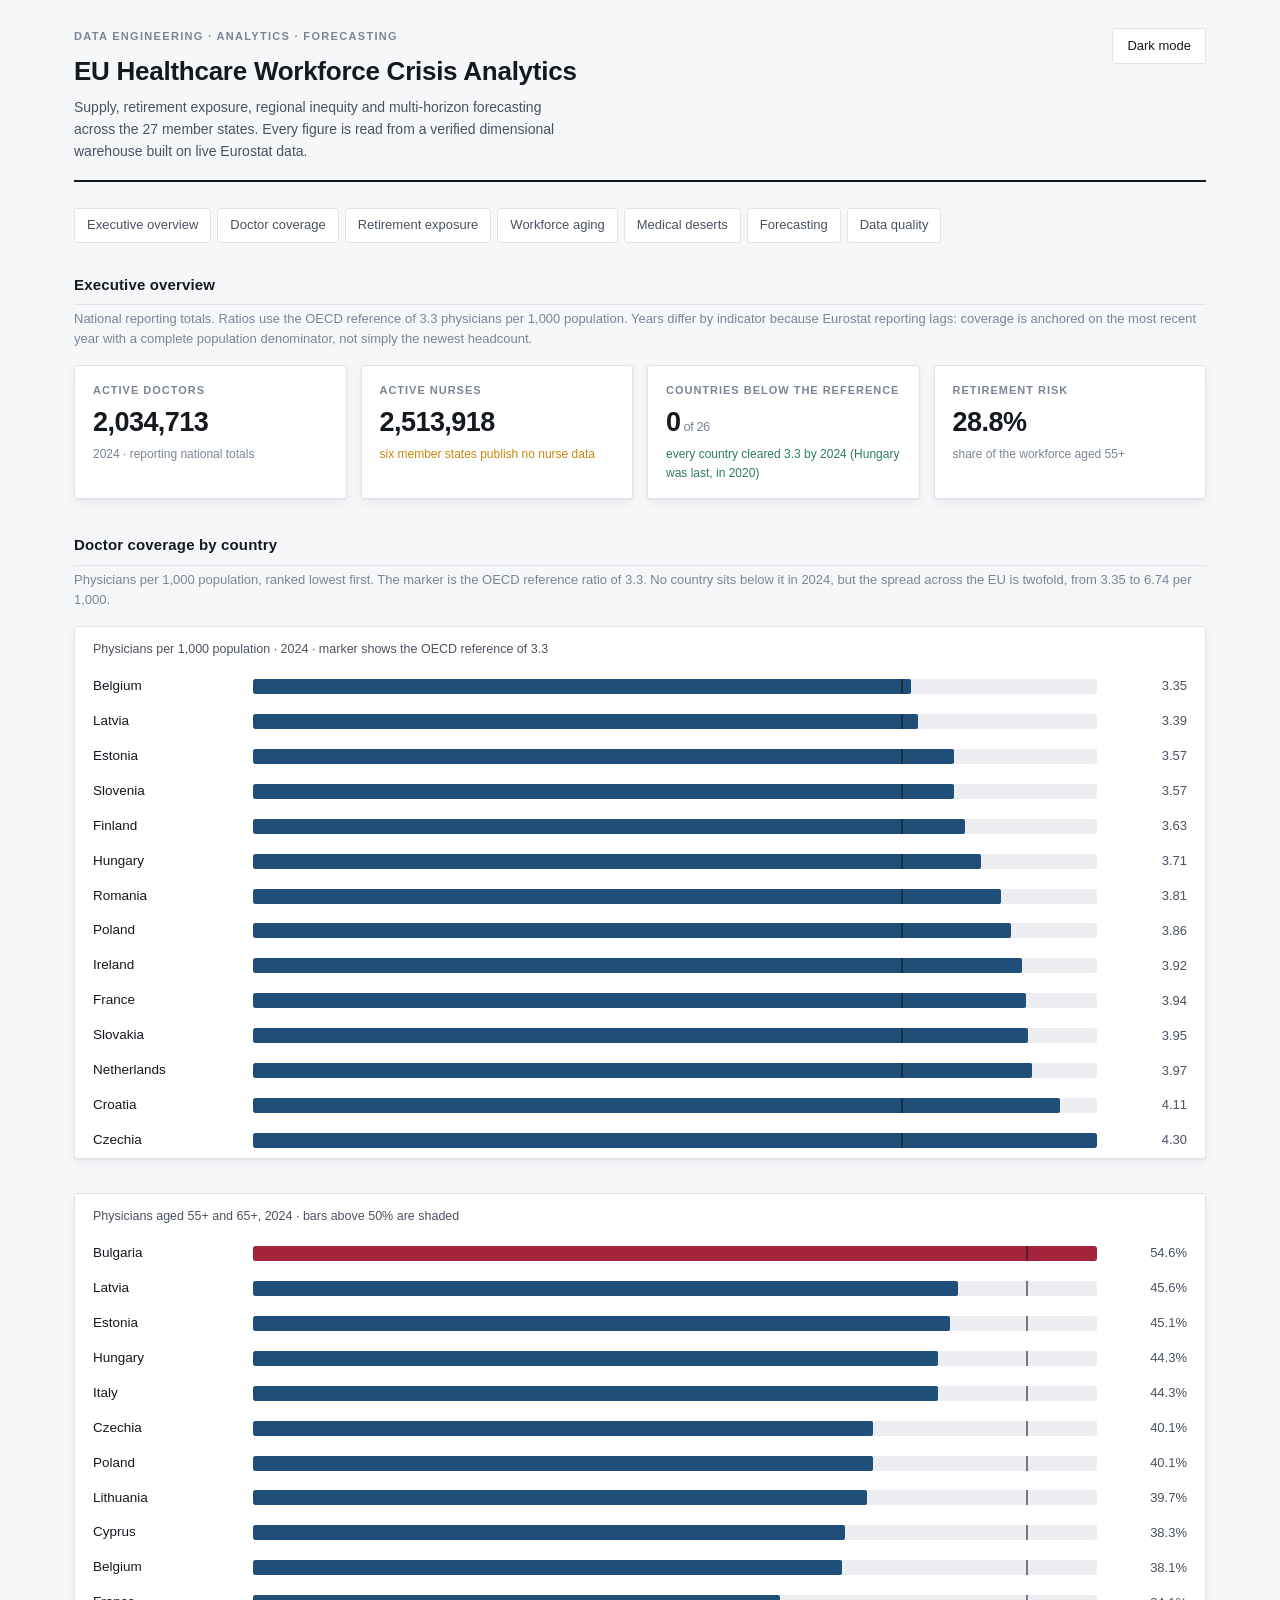
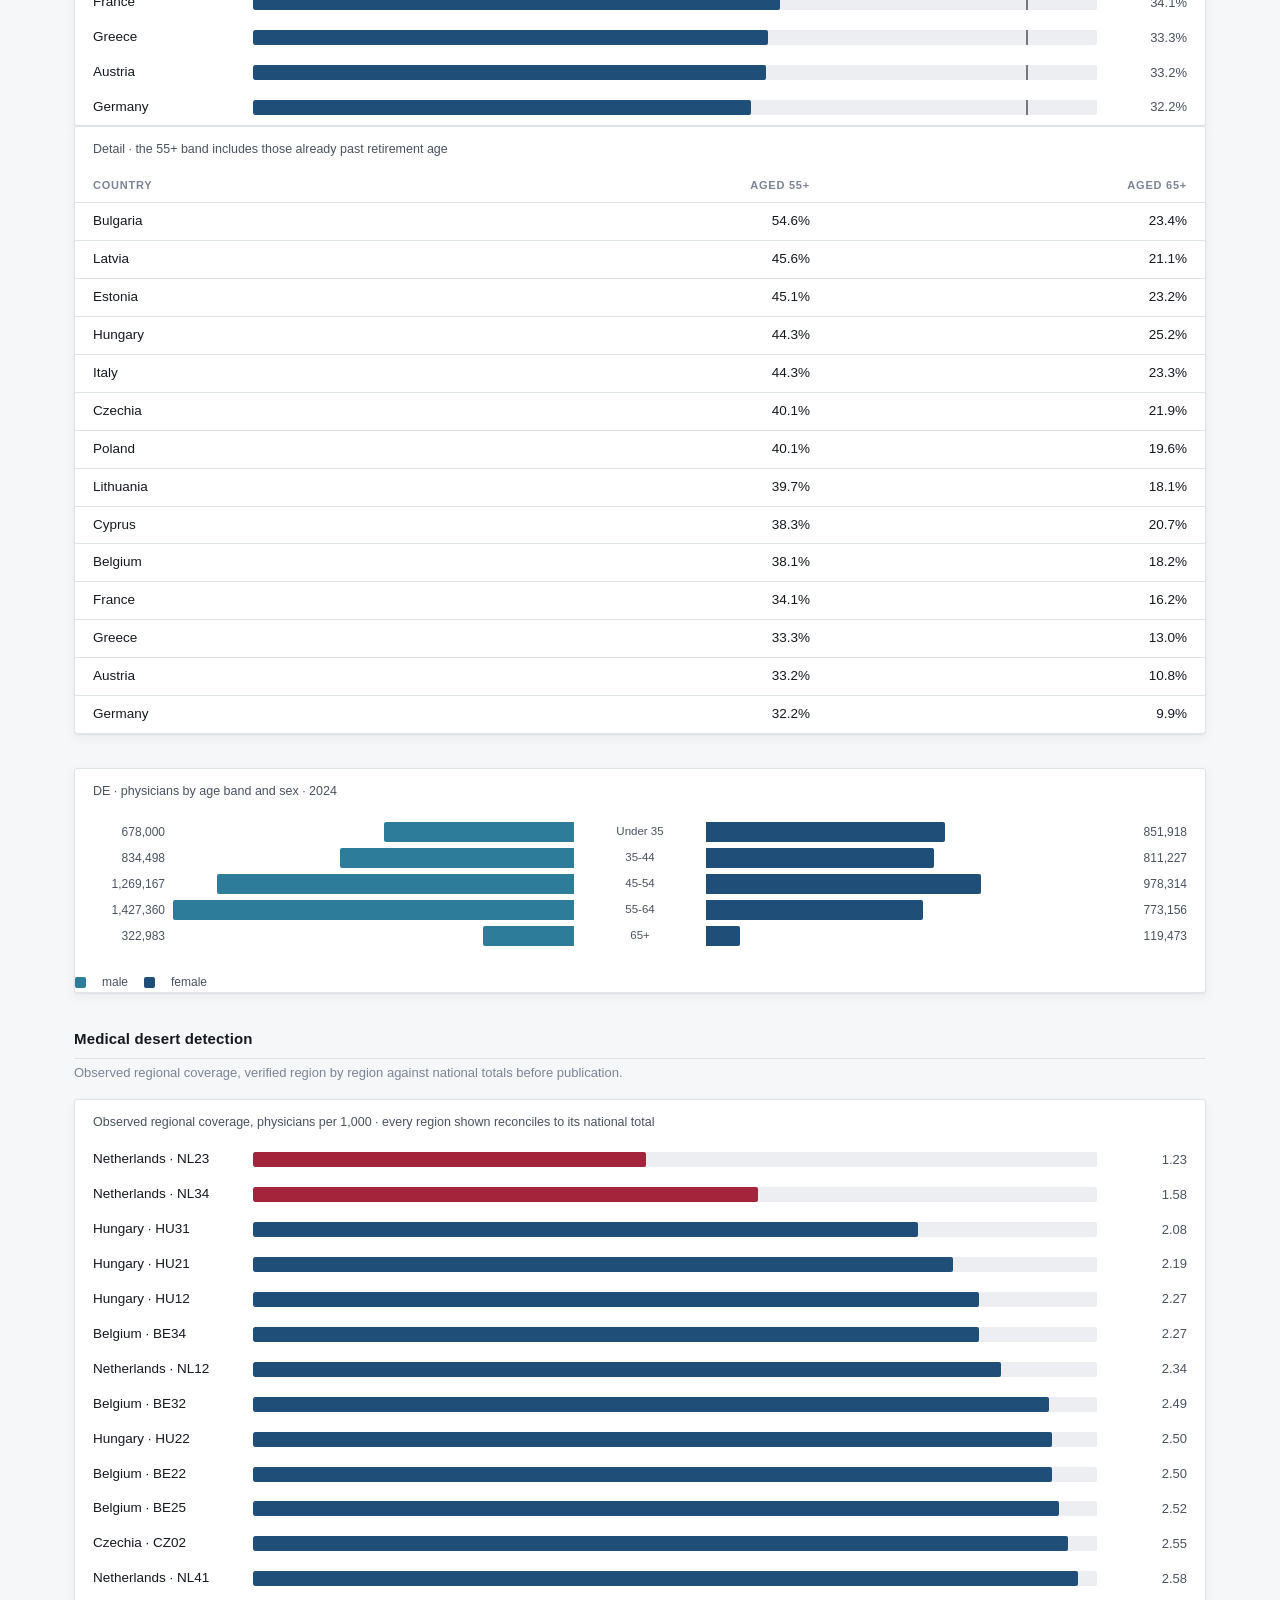
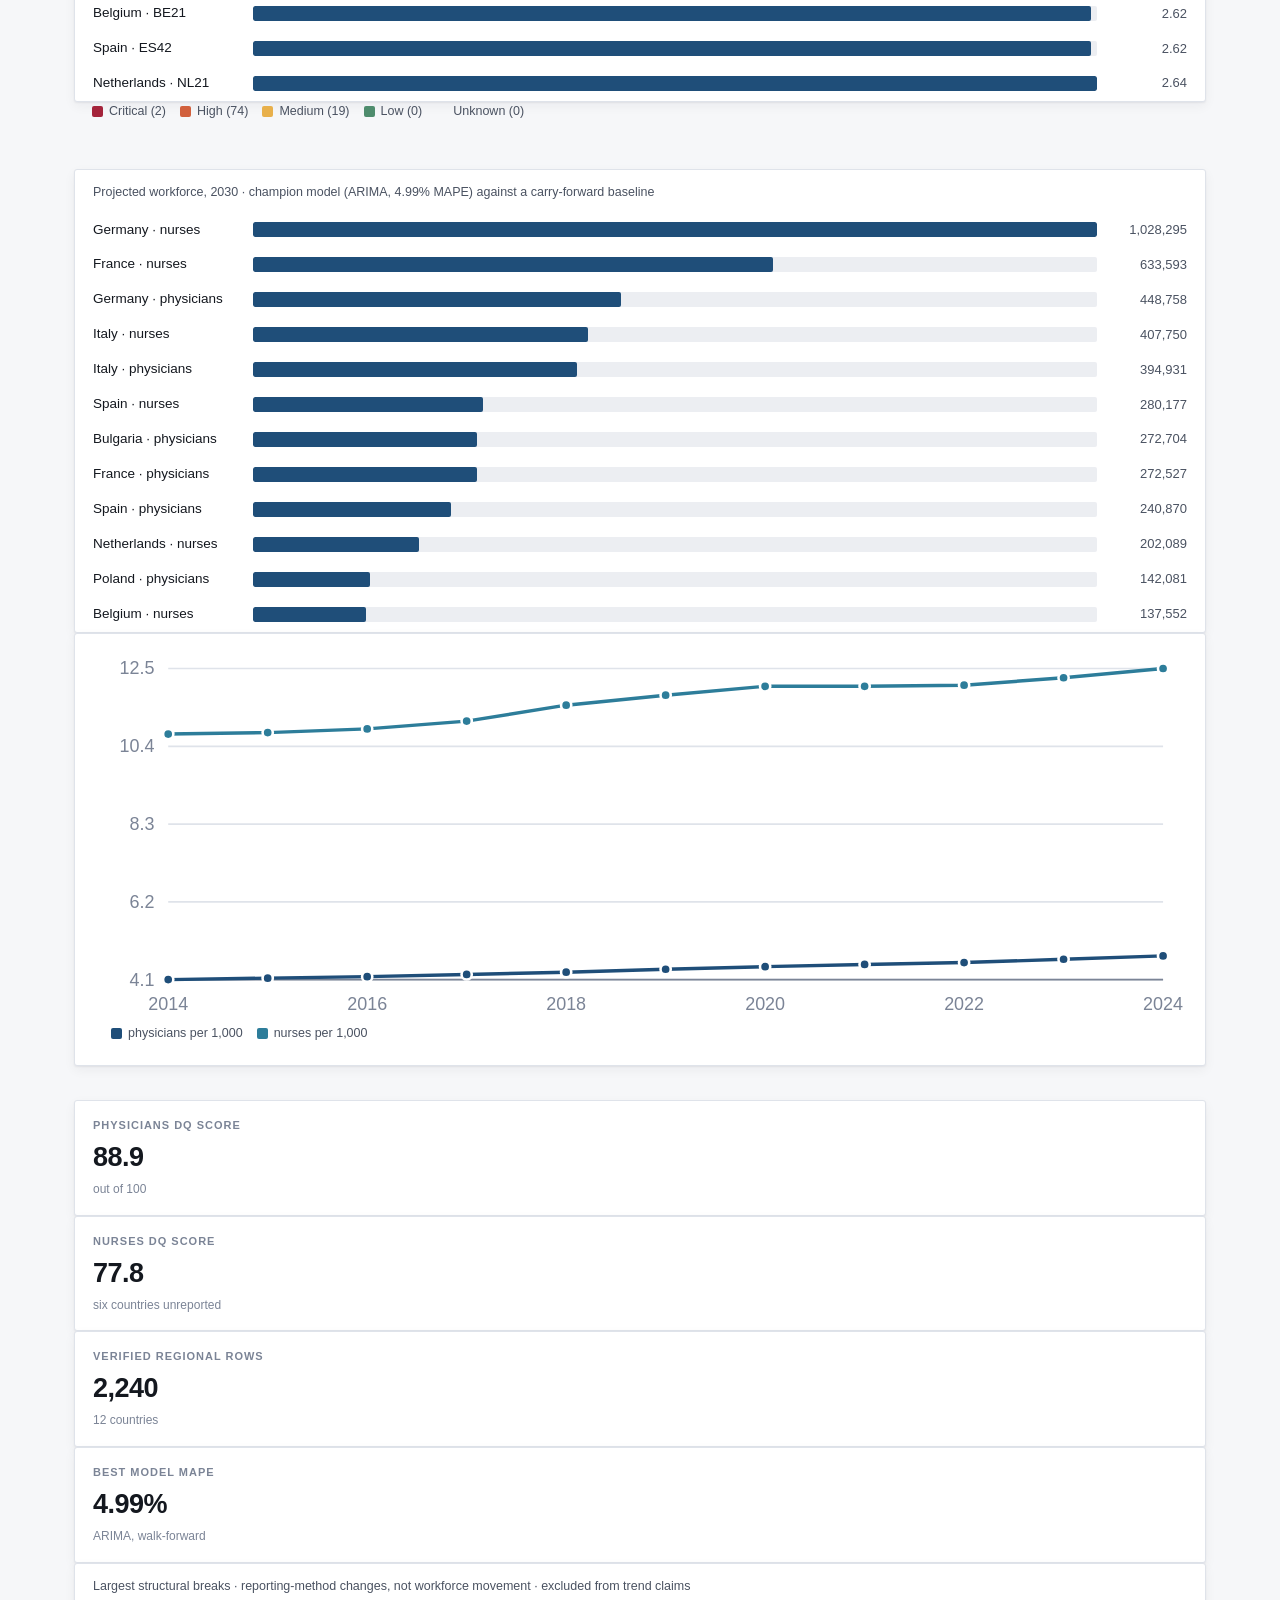
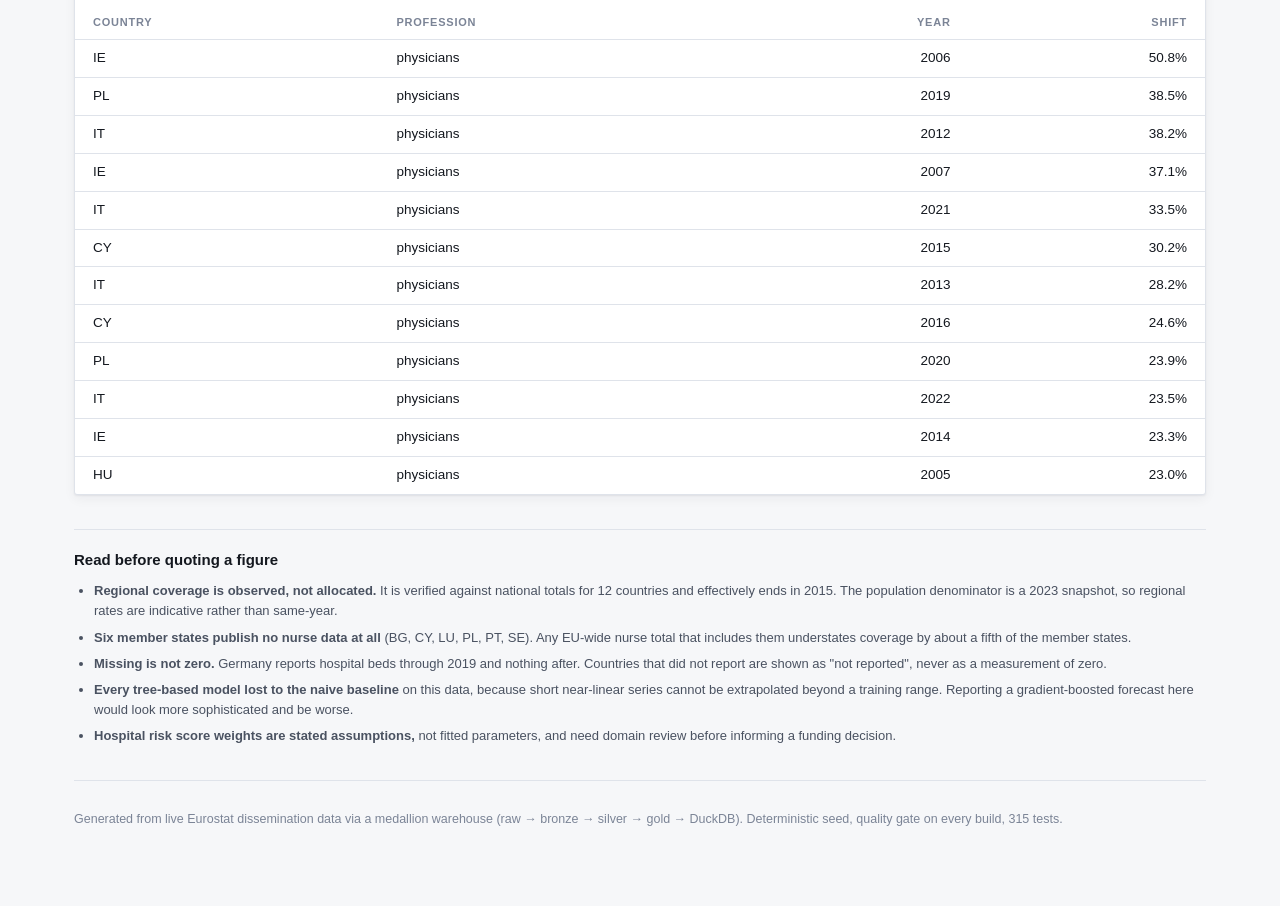
<file: site/index.html>
<!DOCTYPE html>
<html lang="en" data-theme="light">
<head>
<meta charset="utf-8">
<meta name="viewport" content="width=device-width, initial-scale=1">
<title>EU Healthcare Workforce — Crisis Analytics</title>
<meta name="description" content="Observed EU health-workforce supply, retirement
exposure and forecast comparison, built from live Eurostat data.">
<link rel="stylesheet" href="assets/styles.css">
</head>
<body>
<div class="wrap">

  <header class="masthead">
    <div>
      <p class="eyebrow">Data Engineering · Analytics · Forecasting</p>
      <h1>EU Healthcare Workforce Crisis Analytics</h1>
      <p class="sub">Supply, retirement exposure, regional inequity and
        multi-horizon forecasting across the 27 member states. Every figure is
        read from a verified dimensional warehouse built on live Eurostat data.</p>
    </div>
    <div class="toolbar">
      <button class="theme" id="theme-toggle" type="button">Dark mode</button>
    </div>
  </header>

  <nav class="toc" aria-label="Sections">
    <a href="#overview">Executive overview</a>
    <a href="#coverage">Doctor coverage</a>
    <a href="#retirement">Retirement exposure</a>
    <a href="#pyramid">Workforce aging</a>
    <a href="#deserts">Medical deserts</a>
    <a href="#forecast">Forecasting</a>
    <a href="#quality">Data quality</a>
  </nav>

  <section id="overview">
    <h2>Executive overview</h2>
    <p class="note">National reporting totals. Ratios use the OECD reference of
      3.3 physicians per 1,000 population. Years differ by indicator because
      Eurostat reporting lags: coverage is anchored on the most recent year
      with a complete population denominator, not simply the newest headcount.</p>
    <div class="grid g4" id="kpis"></div>
  </section>

  <section id="coverage">
    <h2>Doctor coverage by country</h2>
    <p class="note">Physicians per 1,000 population, ranked lowest first. The
      marker is the OECD reference ratio of 3.3. No country sits below it in
      2024, but the spread across the EU is twofold, from 3.35 to 6.74 per
      1,000.</p>
    <div id="coverage-chart"></div>
  </section>

  <section id="retirement">
    <h2>Retirement exposure</h2>
    <p class="note">Share of physicians aged 55 or over. A country above 50% is
      carrying more retirement risk than replacement capacity in the same
      decade.</p>
    <div id="retirement"></div>
  </section>

  <section id="pyramid">
    <h2>Workforce aging</h2>
    <p class="note">Physician age distribution by sex, showing the width of the
      retirement pipeline relative to new entrants.</p>
    <div id="pyramid"></div>
  </section>

  <section id="deserts">
    <h2>Medical desert detection</h2>
    <p class="note">Observed regional coverage, verified region by region
      against national totals before publication.</p>
    <div id="regional"></div>
  </section>

  <section id="forecast">
    <h2>Forecasting centre</h2>
    <p class="note">Seven model families compared on one task under identical
      walk-forward validation, then the champion applied forward.</p>
    <div id="forecast"></div>
  </section>

  <section id="quality">
    <h2>Data quality and model validation</h2>
    <p class="note">Checks that run on every build, and the discontinuities
      excluded from trend claims.</p>
    <div id="quality"></div>
  </section>

  <div class="caveats">
    <h2>Read before quoting a figure</h2>
    <ul>
      <li><strong>Regional coverage is observed, not allocated.</strong> It is
        verified against national totals for 12 countries and effectively ends
        in 2015. The population denominator is a 2023 snapshot, so regional rates
        are indicative rather than same-year.</li>
      <li><strong>Six member states publish no nurse data at all</strong>
        (BG, CY, LU, PL, PT, SE). Any EU-wide nurse total that includes them
        understates coverage by about a fifth of the member states.</li>
      <li><strong>Missing is not zero.</strong> Germany reports hospital beds
        through 2019 and nothing after. Countries that did not report are shown
        as "not reported", never as a measurement of zero.</li>
      <li><strong>Every tree-based model lost to the naive baseline</strong> on
        this data, because short near-linear series cannot be extrapolated
        beyond a training range. Reporting a gradient-boosted forecast here would
        look more sophisticated and be worse.</li>
      <li><strong>Hospital risk score weights are stated assumptions,</strong>
        not fitted parameters, and need domain review before informing a funding
        decision.</li>
    </ul>
  </div>

  <footer>
    <p>Generated from live Eurostat dissemination data via a medallion
      warehouse (raw → bronze → silver → gold → DuckDB). Deterministic seed,
      quality gate on every build, 315 tests.</p>
  </footer>

</div>
<script src="assets/data.js"></script>
<script src="assets/app.js"></script>
</body>
</html>
</file>
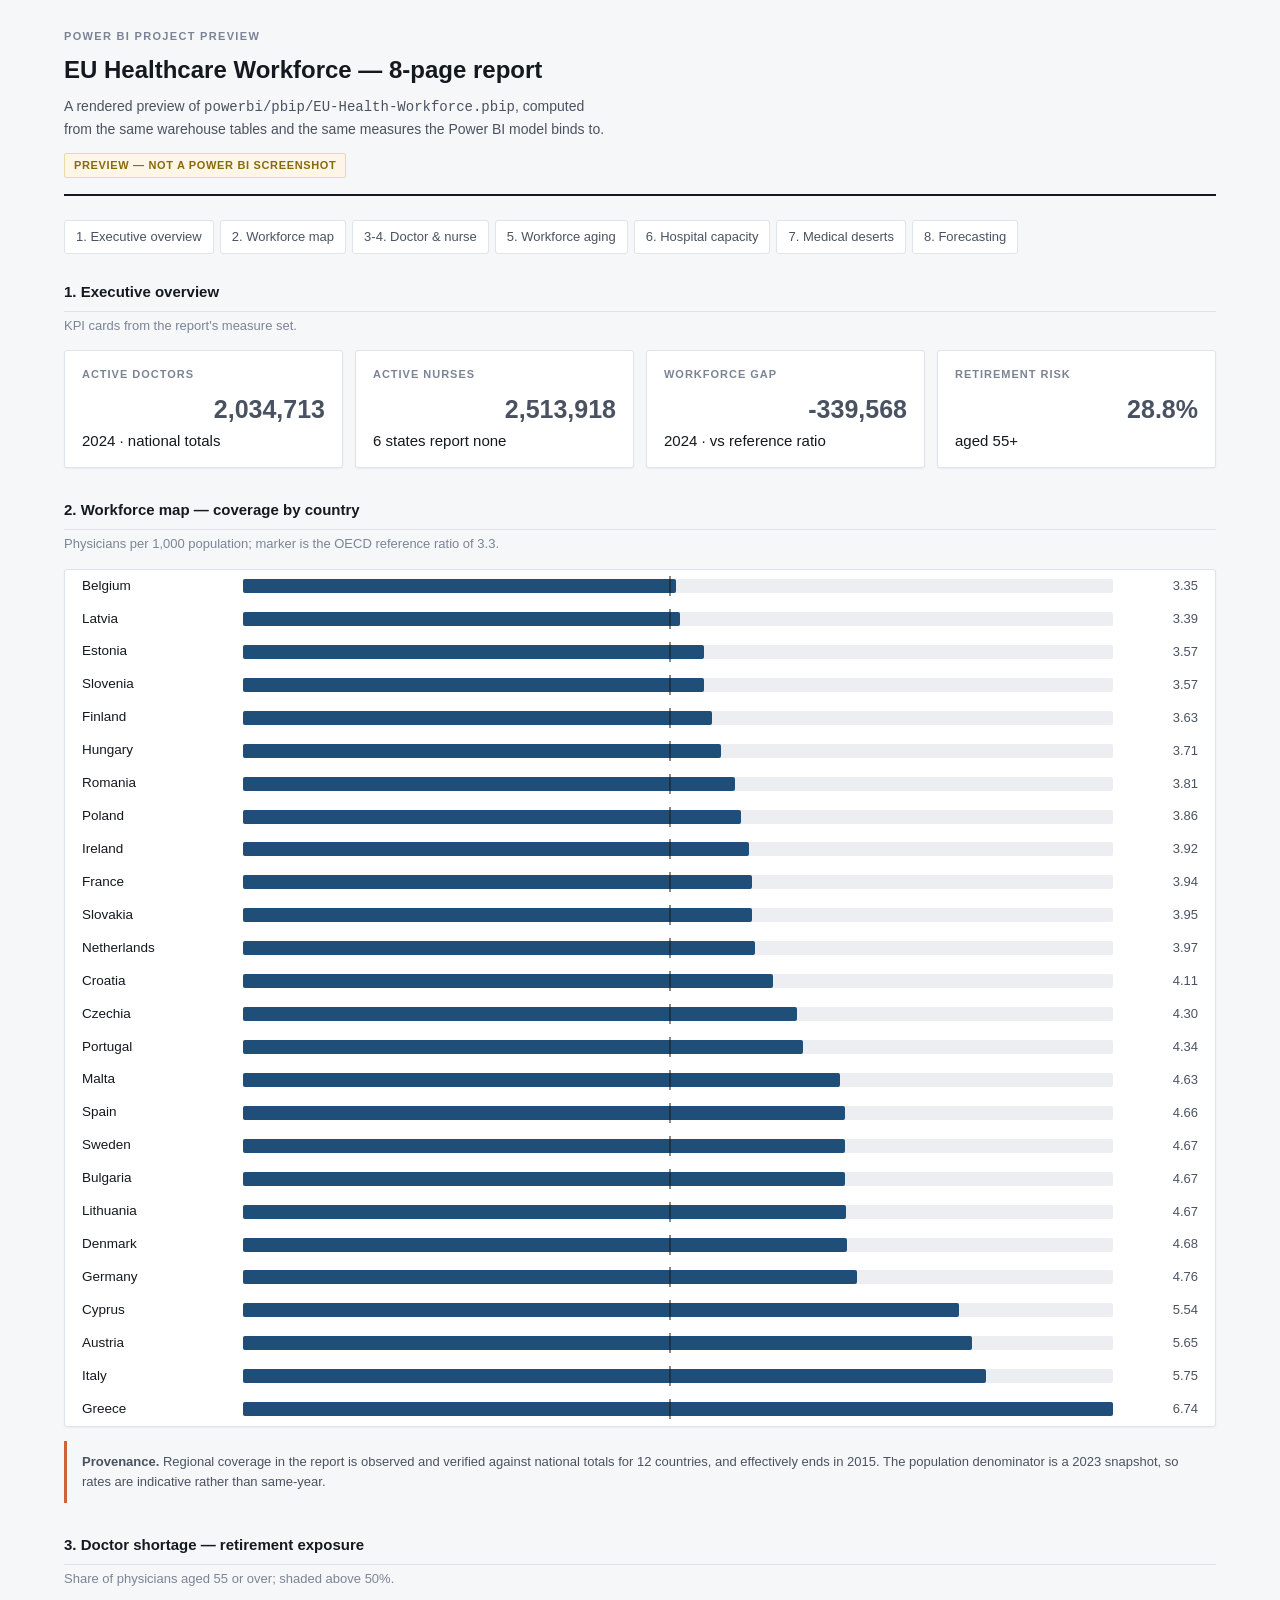
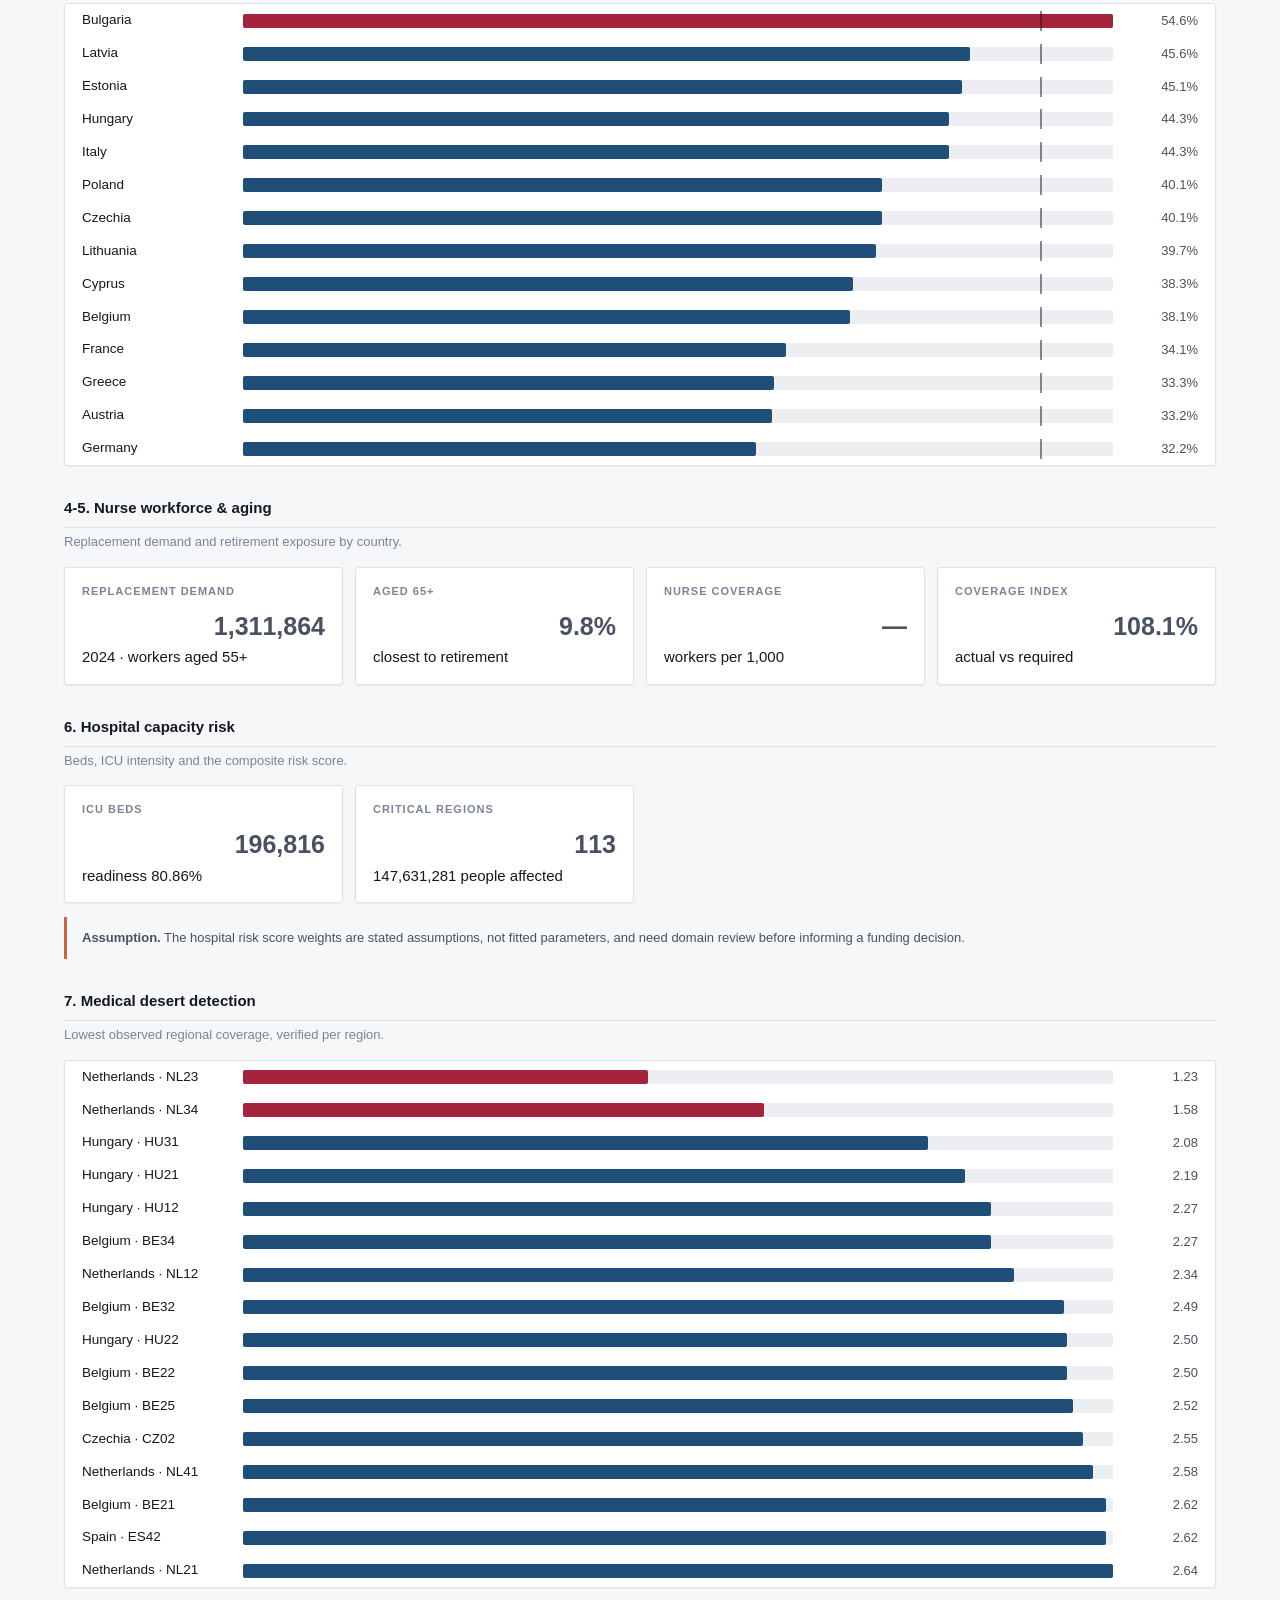
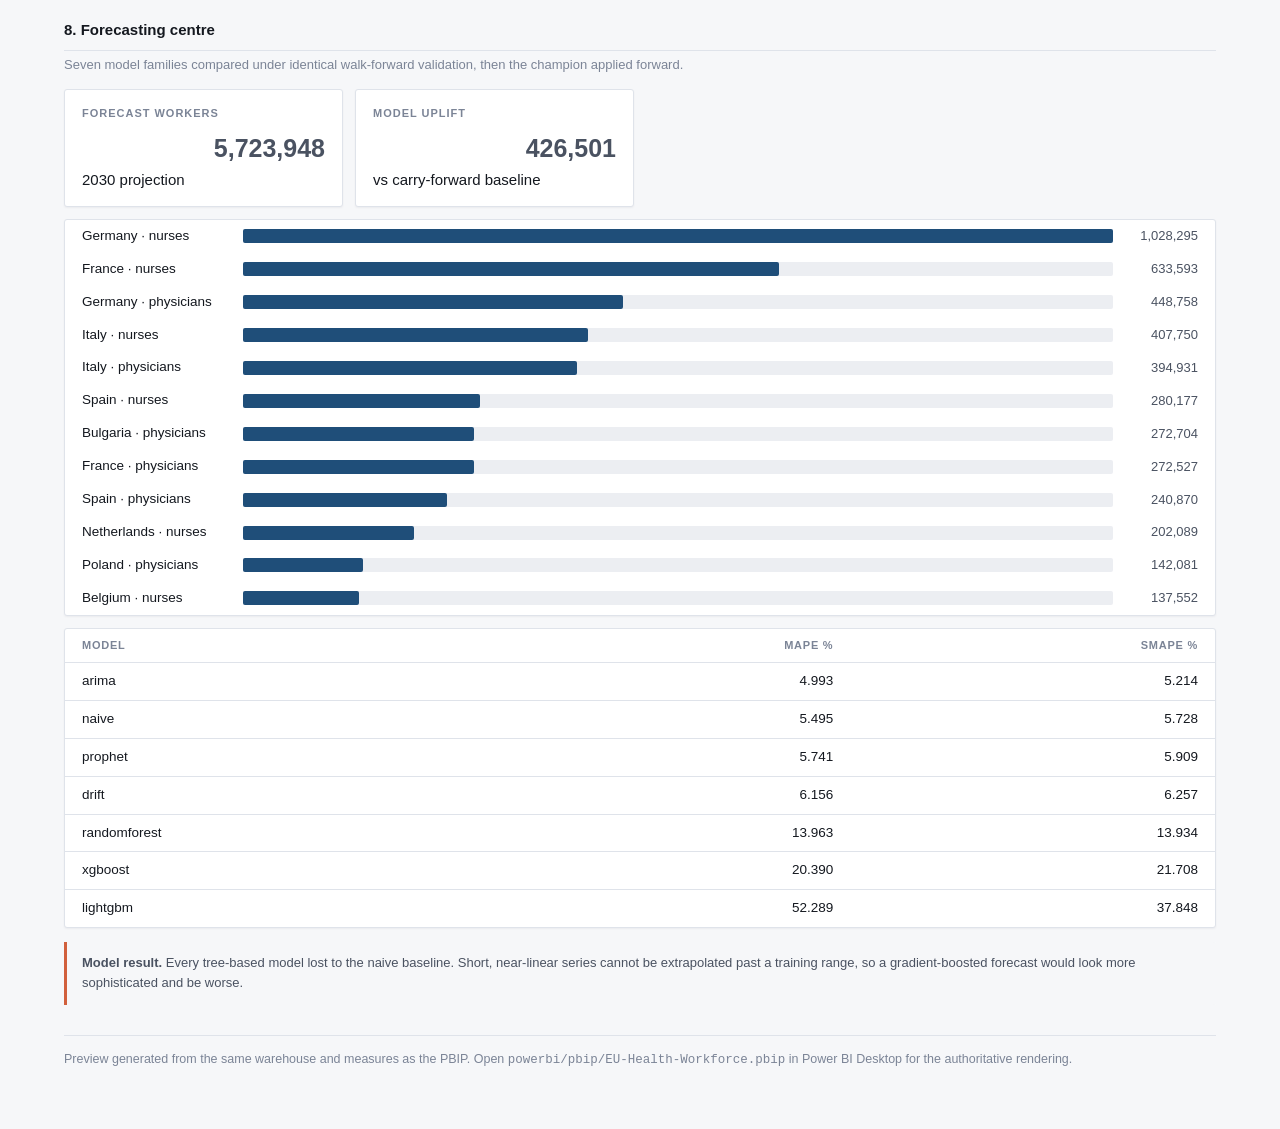
<file: site/pbip-preview/index.html>
<!DOCTYPE html>
<html lang="en"><head><meta charset="utf-8">
<meta name="viewport" content="width=device-width,initial-scale=1">
<title>Power BI report preview — EU Health Workforce</title>
<link rel="stylesheet" href="preview.css"></head>
<body><div class="wrap">
<header>
  <p class="eyebrow">Power BI Project preview</p>
  <h1>EU Healthcare Workforce — 8-page report</h1>
  <p class="sub">A rendered preview of <code>powerbi/pbip/EU-Health-Workforce.pbip</code>,
    computed from the same warehouse tables and the same measures the Power BI
    model binds to.</p>
  <span class="badge">Preview — not a Power BI screenshot</span>
</header>
<nav>
  <a href="#overview">1. Executive overview</a>
  <a href="#coverage">2. Workforce map</a>
  <a href="#retirement">3-4. Doctor &amp; nurse</a>
  <a href="#aging">5. Workforce aging</a>
  <a href="#capacity">6. Hospital capacity</a>
  <a href="#deserts">7. Medical deserts</a>
  <a href="#forecast">8. Forecasting</a>
</nav>

<section id="overview"><h2>1. Executive overview</h2>
  <p class="note">KPI cards from the report's measure set.</p>
  <div class="grid g4" id="k1"></div>
</section>

<section id="coverage"><h2>2. Workforce map — coverage by country</h2>
  <p class="note">Physicians per 1,000 population; marker is the OECD
    reference ratio of 3.3.</p>
  <div class="panel" id="cov"></div>
  <div class="caveat"><strong>Provenance.</strong> Regional coverage in the
    report is observed and verified against national totals for 12 countries,
    and effectively ends in 2015. The population denominator is a 2023
    snapshot, so rates are indicative rather than same-year.</div>
</section>

<section id="retirement"><h2>3. Doctor shortage &mdash; retirement exposure</h2>
  <p class="note">Share of physicians aged 55 or over; shaded above 50%.</p>
  <div class="panel" id="ret"></div>
</section>

<section id="aging"><h2>4-5. Nurse workforce &amp; aging</h2>
  <p class="note">Replacement demand and retirement exposure by country.</p>
  <div class="grid g4" id="k5"></div>
</section>

<section id="capacity"><h2>6. Hospital capacity risk</h2>
  <p class="note">Beds, ICU intensity and the composite risk score.</p>
  <div class="grid g4" id="k6"></div>
  <div class="caveat"><strong>Assumption.</strong> The hospital risk score
    weights are stated assumptions, not fitted parameters, and need domain
    review before informing a funding decision.</div>
</section>

<section id="deserts"><h2>7. Medical desert detection</h2>
  <p class="note">Lowest observed regional coverage, verified per region.</p>
  <div class="panel" id="des"></div>
</section>

<section id="forecast"><h2>8. Forecasting centre</h2>
  <p class="note">Seven model families compared under identical walk-forward
    validation, then the champion applied forward.</p>
  <div class="grid g4" id="k8"></div>
  <div class="panel" id="fc" style="margin-top:12px"></div>
  <div class="panel" style="margin-top:12px" id="mape"></div>
  <div class="caveat"><strong>Model result.</strong> Every tree-based model
    lost to the naive baseline. Short, near-linear series cannot be
    extrapolated past a training range, so a gradient-boosted forecast would
    look more sophisticated and be worse.</div>
</section>

<footer>Preview generated from the same warehouse and measures as the PBIP.
Open <code>powerbi/pbip/EU-Health-Workforce.pbip</code> in Power BI Desktop
for the authoritative rendering.</footer>
</div>
<script src="data.js"></script><script src="preview.js"></script></body></html>
</file>
<file: site/assets/styles.css>
/* ==========================================================================
   EU Healthcare Workforce — static dashboard
   Consulting palette (McKinsey / Deloitte register), light and dark.
   No framework, no CDN: one file, deployable anywhere.
   ========================================================================== */

:root {
  --ink: #14181f;
  --ink-2: #4a5261;
  --ink-3: #7b8496;
  --surface: #ffffff;
  --surface-2: #f6f7f9;
  --surface-3: #eceef2;
  --line: #dfe3ea;
  --accent: #1f4e79;
  --accent-2: #2d7d9a;

  /* Sequential ramp for risk tiers. Lightness varies monotonically so the
     encoding survives greyscale and colour-vision deficiency. */
  --risk-critical: #a4243b;
  --risk-high: #d1603d;
  --risk-medium: #e8b04b;
  --risk-low: #4e8c6d;

  --good: #2d7d5f;
  --warn: #c8860d;
  --radius: 3px;
  --shadow: 0 1px 2px rgba(20, 24, 31, .06), 0 4px 12px rgba(20, 24, 31, .05);
}

[data-theme="dark"] {
  --ink: #eef1f6;
  --ink-2: #b3bccb;
  --ink-3: #7f8a9c;
  --surface: #141922;
  --surface-2: #1b2130;
  --surface-3: #232b3b;
  --line: #2c3547;
  --accent: #6fa8dc;
  --accent-2: #5bc0de;
  --risk-critical: #e2707f;
  --risk-high: #ef9464;
  --risk-medium: #f2cd74;
  --risk-low: #7fc0a0;
  --good: #6cc39a;
  --warn: #e3b341;
  --shadow: 0 1px 2px rgba(0, 0, 0, .4), 0 4px 14px rgba(0, 0, 0, .3);
}

* { box-sizing: border-box; }

body {
  margin: 0;
  background: var(--surface-2);
  color: var(--ink);
  font: 400 15px/1.55 -apple-system, BlinkMacSystemFont, "Segoe UI",
        Inter, Roboto, "Helvetica Neue", Arial, sans-serif;
  -webkit-font-smoothing: antialiased;
}

.wrap { max-width: 1180px; margin: 0 auto; padding: 28px 24px 64px; }

/* --- header --------------------------------------------------------------- */
header.masthead {
  display: flex; justify-content: space-between; align-items: flex-start;
  gap: 24px; padding-bottom: 18px; margin-bottom: 26px;
  border-bottom: 2px solid var(--ink);
}
.eyebrow {
  font-size: 11px; font-weight: 600; letter-spacing: .12em;
  text-transform: uppercase; color: var(--ink-3); margin: 0 0 6px;
}
h1 { font-size: 26px; font-weight: 600; margin: 0 0 6px; letter-spacing: -.01em; }
.sub { font-size: 14px; color: var(--ink-2); margin: 0; max-width: 62ch; }
.toolbar { display: flex; gap: 10px; align-items: center; flex-shrink: 0; }

button.theme {
  font: inherit; font-size: 13px; cursor: pointer;
  padding: 7px 14px; border-radius: var(--radius);
  border: 1px solid var(--line); background: var(--surface);
  color: var(--ink);
}
button.theme:hover { border-color: var(--ink-3); }
button.theme:focus-visible { outline: 2px solid var(--accent); outline-offset: 2px; }

/* --- nav ------------------------------------------------------------------ */
nav.toc { display: flex; flex-wrap: wrap; gap: 6px; margin-bottom: 30px; }
nav.toc a {
  font-size: 13px; text-decoration: none; color: var(--ink-2);
  padding: 6px 12px; border: 1px solid var(--line);
  border-radius: var(--radius); background: var(--surface);
}
nav.toc a:hover, nav.toc a:focus-visible {
  color: var(--ink); border-color: var(--ink-3);
}
nav.toc a:focus-visible { outline: 2px solid var(--accent); outline-offset: 2px; }

/* --- panels --------------------------------------------------------------- */
section { margin-bottom: 34px; scroll-margin-top: 20px; }
section > h2 {
  font-size: 15px; font-weight: 600; letter-spacing: .01em;
  margin: 0 0 4px; padding-bottom: 8px; border-bottom: 1px solid var(--line);
}
section > p.note { font-size: 13px; color: var(--ink-3); margin: 0 0 16px; }

.panel {
  background: var(--surface); border: 1px solid var(--line);
  border-radius: var(--radius); box-shadow: var(--shadow);
}
.grid { display: grid; gap: 14px; }
.g2 { grid-template-columns: repeat(2, minmax(0, 1fr)); }
.g3 { grid-template-columns: repeat(3, minmax(0, 1fr)); }
.g4 { grid-template-columns: repeat(4, minmax(0, 1fr)); }

/* --- KPI tiles ------------------------------------------------------------ */
.kpi { padding: 16px 18px; }
.kpi .label {
  font-size: 11px; font-weight: 600; letter-spacing: .09em;
  text-transform: uppercase; color: var(--ink-3); margin-bottom: 8px;
}
.kpi .value {
  font-size: 27px; font-weight: 600; letter-spacing: -.02em;
  font-variant-numeric: tabular-nums; line-height: 1.15;
}
.kpi .unit { font-size: 13px; font-weight: 400; color: var(--ink-3); }
.kpi .foot { font-size: 12px; color: var(--ink-3); margin-top: 7px; }
.kpi .foot.good { color: var(--good); }
.kpi .foot.warn { color: var(--warn); }

/* --- tables --------------------------------------------------------------- */
table { width: 100%; border-collapse: collapse; font-size: 13.5px; }
/* Panel caption sits outside the <table> so it cannot inherit table layout
   and collapse into a single malformed row. */
.panel-caption {
  font-size: 12.5px; color: var(--ink-2); padding: 13px 18px 11px;
  font-weight: 500; line-height: 1.45;
}
th, td {
  padding: 8px 18px; text-align: left;
  border-bottom: 1px solid var(--line);
}
thead th {
  font-size: 11px; font-weight: 600; letter-spacing: .07em;
  text-transform: uppercase; color: var(--ink-3);
  border-bottom: 1px solid var(--line); position: sticky; top: 0;
  background: var(--surface);
}
tbody tr:last-child td { border-bottom: none; }
tbody tr:hover { background: var(--surface-2); }
td.num, th.num {
  text-align: right; font-variant-numeric: tabular-nums;
}
.scroll { max-height: 340px; overflow-y: auto; }

/* --- bars (CSS only, no charting library) --------------------------------- */
.bar-row {
  display: grid; grid-template-columns: 148px 1fr 78px;
  align-items: center; gap: 12px; padding: 7px 18px;
}
.bar-row .name { font-size: 13.5px; }
.bar-track {
  height: 15px; background: var(--surface-3);
  border-radius: 2px; overflow: hidden; position: relative;
}
.bar-fill { height: 100%; border-radius: 2px; background: var(--accent); }
.bar-fill.pos { background: var(--risk-critical); }
.bar-fill.neg { background: var(--risk-low); }
.bar-row .val {
  font-size: 13px; text-align: right;
  font-variant-numeric: tabular-nums; color: var(--ink-2);
}
.bar-row.missing .val { color: var(--ink-3); font-style: italic; }

/* --- reference marker ----------------------------------------------------- */
.marker {
  position: absolute; top: -3px; bottom: -3px; width: 2px;
  background: var(--ink); opacity: .55;
}

/* --- tiers ---------------------------------------------------------------- */
.tier {
  display: inline-block; font-size: 11px; font-weight: 600;
  letter-spacing: .04em; padding: 2px 8px; border-radius: 2px;
  color: #fff; white-space: nowrap;
}
.tier-Critical { background: var(--risk-critical); }
.tier-High { background: var(--risk-high); color: #2a1a12; }
.tier-Medium { background: var(--risk-medium); color: #2a2312; }
.tier-Low { background: var(--risk-low); }
.tier-Unknown { background: var(--ink-3); }

.legend { display: flex; flex-wrap: wrap; gap: 14px; font-size: 12.5px;
          color: var(--ink-2); padding: 0 18px 14px; }
.legend span { display: flex; align-items: center; gap: 6px; }
.swatch { width: 11px; height: 11px; border-radius: 2px; }

/* --- pyramid -------------------------------------------------------------- */
.pyramid { padding: 8px 18px 16px; }
.pyr-row {
  display: grid; grid-template-columns: 72px 1fr 116px 1fr 72px;
  align-items: center; gap: 8px; padding: 3px 0;
}
.pyr-row .side { display: flex; height: 20px; }
.pyr-row .left { justify-content: flex-end; }
/* Male grows leftward from the centre column; female grows rightward. */
.pyr-left { background: var(--accent-2); border-radius: 2px 0 0 2px; }
.pyr-right { background: var(--accent); border-radius: 0 2px 2px 0; }
.pyr-label {
  font-size: 11.5px; color: var(--ink-2); text-align: center;
  white-space: nowrap;
}
.pyr-val {
  font-size: 12px; text-align: right; font-variant-numeric: tabular-nums;
  color: var(--ink-2);
}
.pyr-legend {
  font-size: 12px; color: var(--ink-2); padding: 8px 0 0;
  display: flex; gap: 16px; align-items: center;
}

/* --- inline SVG chart ----------------------------------------------------- */
.chart { padding: 14px 18px 8px; }
.chart svg { width: 100%; height: auto; display: block; }
.axis-label { font-size: 10.5px; fill: var(--ink-3); }
.grid-line { stroke: var(--line); stroke-width: 1; }
.axis-line { stroke: var(--ink-3); stroke-width: 1; }
.series-line { fill: none; stroke-width: 2; }
.series-dot { stroke: var(--surface); stroke-width: 1.5; }

/* --- caveats -------------------------------------------------------------- */
.caveat {
  border-left: 3px solid var(--risk-high);
  background: var(--surface-2); padding: 11px 15px; margin: 14px 0 0;
  font-size: 13px; color: var(--ink-2); border-radius: 0 var(--radius)
  var(--radius) 0;
}
.caveat strong { color: var(--ink); font-weight: 600; }
.caveats { margin-top: 34px; padding-top: 18px; border-top: 1px solid var(--line); }
.caveats h2 { font-size: 15px; margin: 0 0 10px; font-weight: 600; }
.caveats ul { margin: 0; padding-left: 20px; font-size: 13px; color: var(--ink-2); }
.caveats li { margin-bottom: 6px; }

footer {
  margin-top: 34px; padding-top: 16px; border-top: 1px solid var(--line);
  font-size: 12.5px; color: var(--ink-3);
}
footer a { color: var(--ink-2); }

.vh {
  position: absolute; width: 1px; height: 1px; overflow: hidden;
  clip: rect(0 0 0 0); white-space: nowrap;
}

@media (max-width: 900px) {
  .g4 { grid-template-columns: repeat(2, minmax(0, 1fr)); }
  .g3, .g2 { grid-template-columns: 1fr; }
  header.masthead { flex-direction: column; }
  .bar-row { grid-template-columns: 110px 1fr 66px; }
  .pyr-row { grid-template-columns: 58px 1fr 84px 1fr 58px; }
}
@media (prefers-reduced-motion: no-preference) {
  .bar-fill { transition: width .5s ease; }
}
@media print {
  body { background: #fff; }
  button.theme, nav.toc { display: none; }
  section { break-inside: avoid; }
}
</file>
<file: site/pbip-preview/preview.css>
:root{--ink:#14181f;--ink2:#4a5261;--ink3:#7b8496;--surface:#fff;
--surface2:#f6f7f9;--surface3:#eceef2;--line:#dfe3ea;--accent:#1f4e79;
--teal:#2d7d9a;--crit:#a4243b;--high:#d1603d;--med:#e8b04b;--low:#4e8c6d;}
*{box-sizing:border-box}
body{margin:0;background:var(--surface2);color:var(--ink);
font:400 15px/1.55 -apple-system,BlinkMacSystemFont,"Segoe UI",Roboto,Arial,sans-serif}
.wrap{max-width:1200px;margin:0 auto;padding:28px 24px 60px}
header{border-bottom:2px solid var(--ink);padding-bottom:16px;margin-bottom:24px}
.eyebrow{font-size:11px;font-weight:600;letter-spacing:.12em;
text-transform:uppercase;color:var(--ink3);margin:0 0 6px}
h1{font-size:24px;font-weight:600;margin:0 0 8px}
.sub{font-size:14px;color:var(--ink2);margin:0;max-width:70ch}
.badge{display:inline-block;font-size:11px;font-weight:600;letter-spacing:.06em;
text-transform:uppercase;padding:3px 9px;border-radius:2px;
background:#fdf6e6;color:#8a6a08;border:1px solid #e8d9a8;margin-top:12px}
nav{display:flex;flex-wrap:wrap;gap:6px;margin:20px 0 26px}
nav a{font-size:13px;text-decoration:none;color:var(--ink2);padding:6px 11px;
border:1px solid var(--line);border-radius:3px;background:var(--surface)}
section{margin-bottom:30px}
section h2{font-size:15px;font-weight:600;margin:0 0 4px;
padding-bottom:8px;border-bottom:1px solid var(--line)}
section p.note{font-size:13px;color:var(--ink3);margin:0 0 14px}
.grid{display:grid;gap:12px}
.g4{grid-template-columns:repeat(4,minmax(0,1fr))}
.g2{grid-template-columns:repeat(2,minmax(0,1fr))}
.panel{background:var(--surface);border:1px solid var(--line);border-radius:3px;
box-shadow:0 1px 2px rgba(20,24,31,.05)}
.kpi{padding:15px 17px}
.kpi .l{font-size:11px;font-weight:600;letter-spacing:.09em;
text-transform:uppercase;color:var(--ink3);margin-bottom:7px}
.kpi .v{font-size:25px;font-weight:600;font-variant-numeric:tabular-nums}
.cap{font-size:12.5px;color:var(--ink2);padding:12px 17px 10px}
table{width:100%;border-collapse:collapse;font-size:13.5px}
th{font-size:11px;font-weight:600;letter-spacing:.07em;text-transform:uppercase;
color:var(--ink3);text-align:left;padding:8px 17px;border-bottom:1px solid var(--line)}
td{padding:8px 17px;border-bottom:1px solid var(--line)}
td.n,th.n{text-align:right;font-variant-numeric:tabular-nums}
tbody tr:last-child td{border-bottom:none}
.bar{display:grid;grid-template-columns:150px 1fr 74px;gap:11px;
align-items:center;padding:6px 17px}
.bar .n{font-size:13.5px}
.tr{height:14px;background:var(--surface3);border-radius:2px;position:relative}
.fl{height:100%;border-radius:2px;background:var(--accent)}
.fl.pos{background:var(--crit)}
.tier{display:inline-block;font-size:11px;font-weight:600;padding:2px 8px;
border-radius:2px;color:#fff}
.tier-Critical{background:var(--crit)}.tier-High{background:var(--high);
color:#2a1a12}.tier-Medium{background:var(--med);color:#2a2312}
.tier-Low{background:var(--low)}
.mk{position:absolute;top:-3px;bottom:-3px;width:2px;background:var(--ink);opacity:.5}
.v{font-size:13px;text-align:right;color:var(--ink2);
font-variant-numeric:tabular-nums}
.caveat{border-left:3px solid var(--high);background:var(--surface2);
padding:11px 15px;margin-top:14px;font-size:13px;color:var(--ink2);
border-radius:0 3px 3px 0}
footer{margin-top:28px;padding-top:14px;border-top:1px solid var(--line);
font-size:12.5px;color:var(--ink3)}
@media(max-width:860px){.g4,.g2{grid-template-columns:1fr}}
</file>
